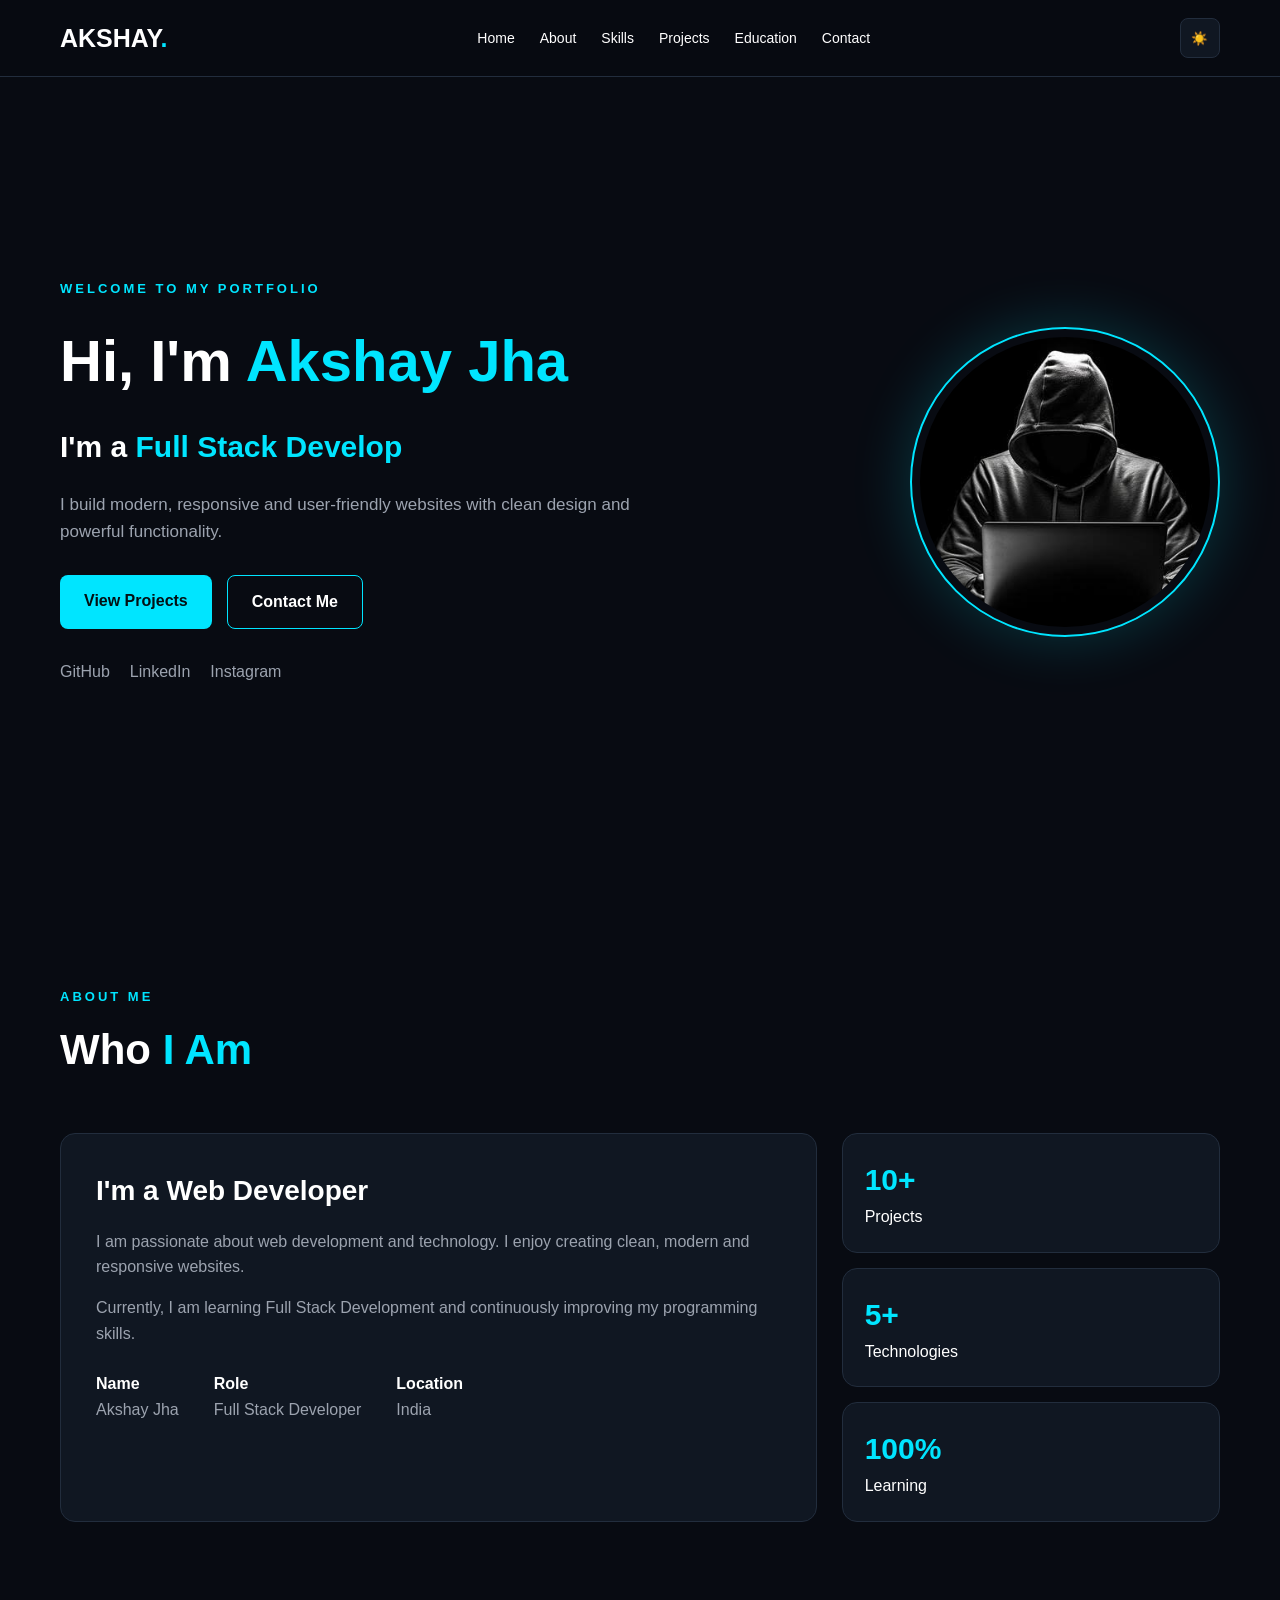
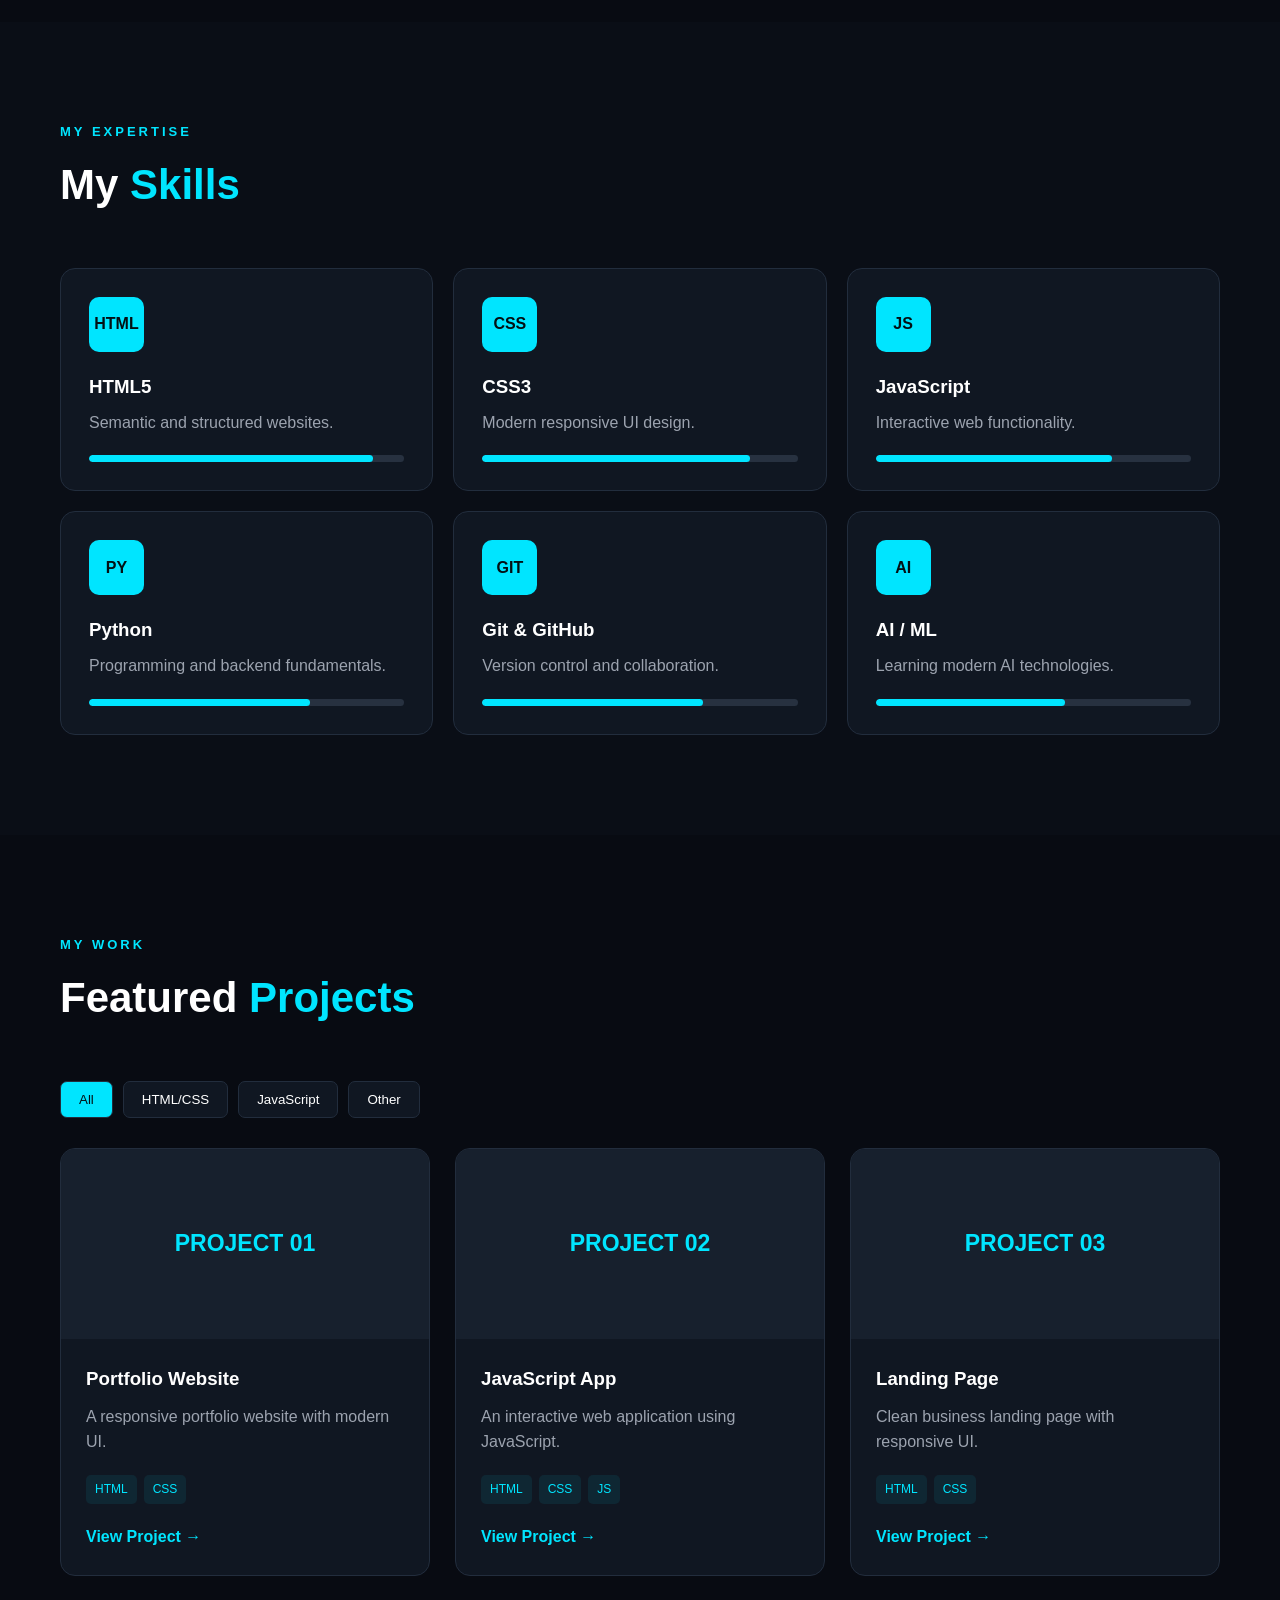
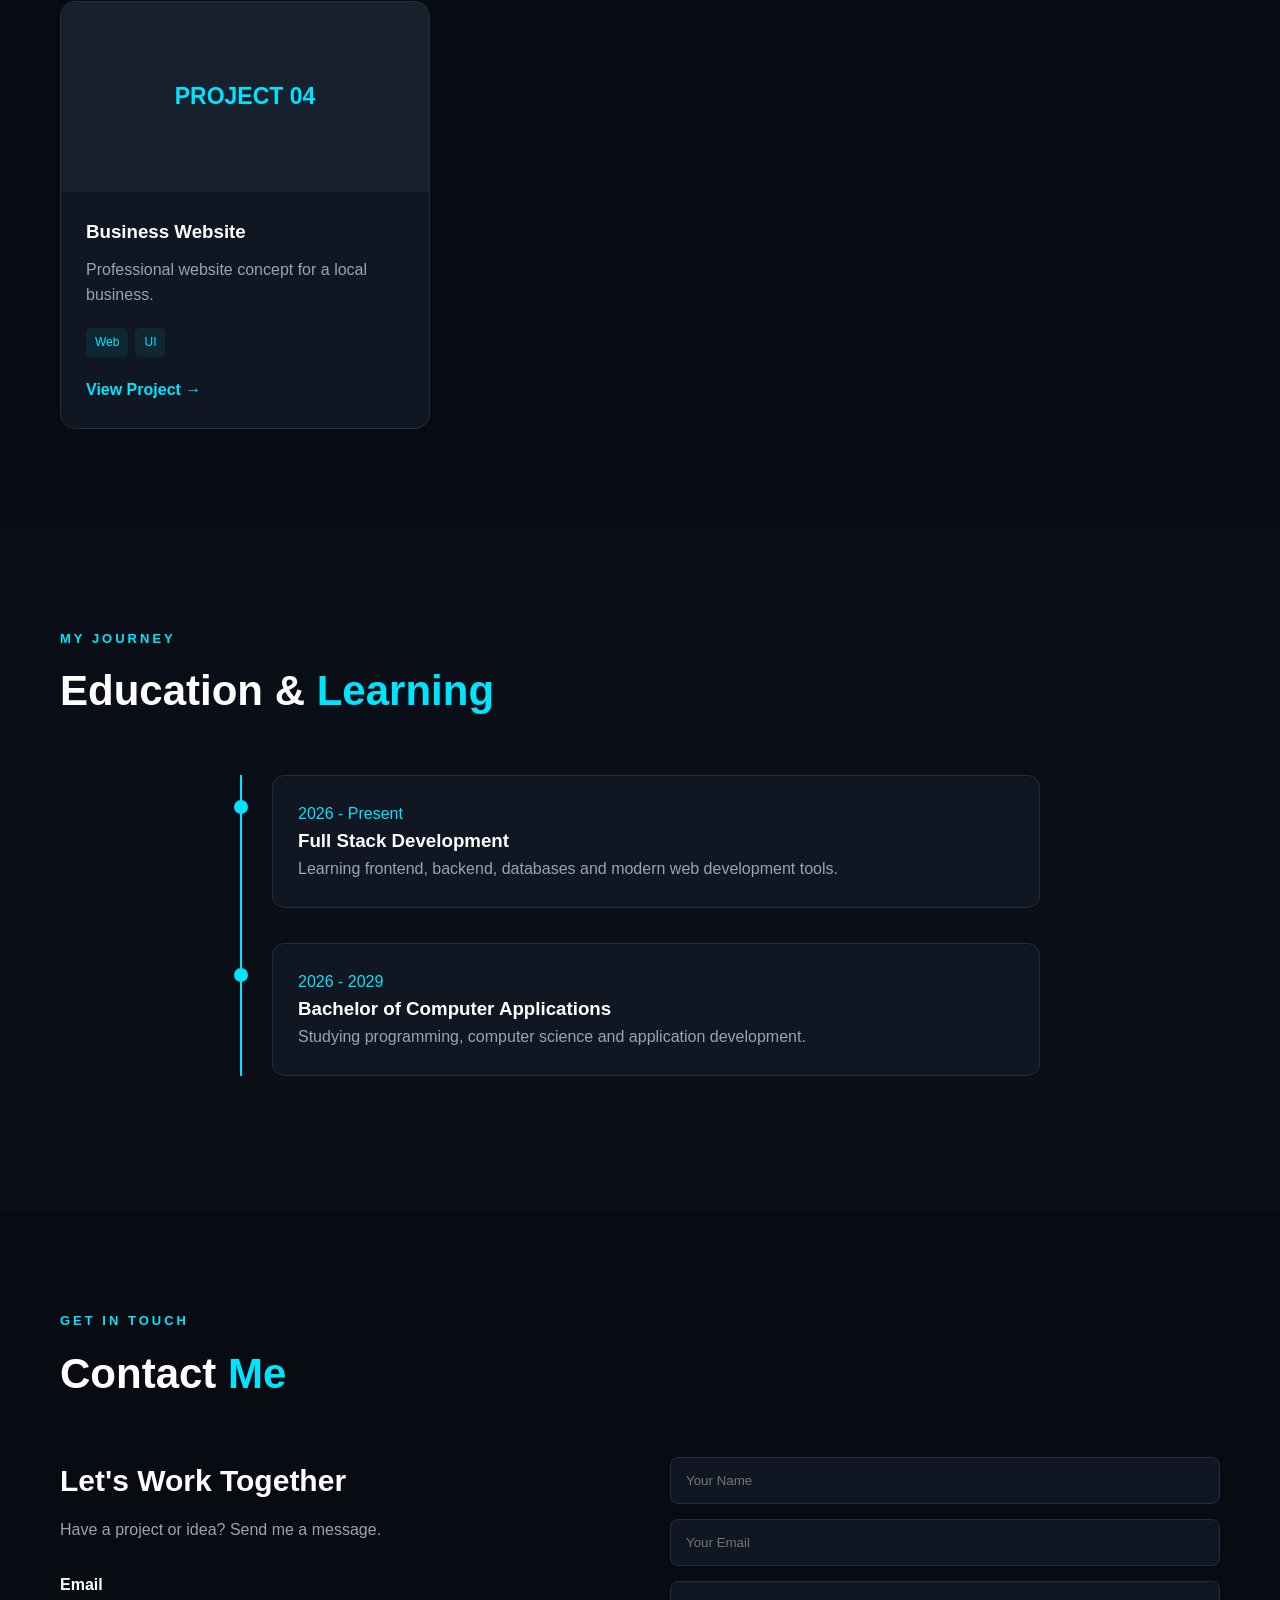
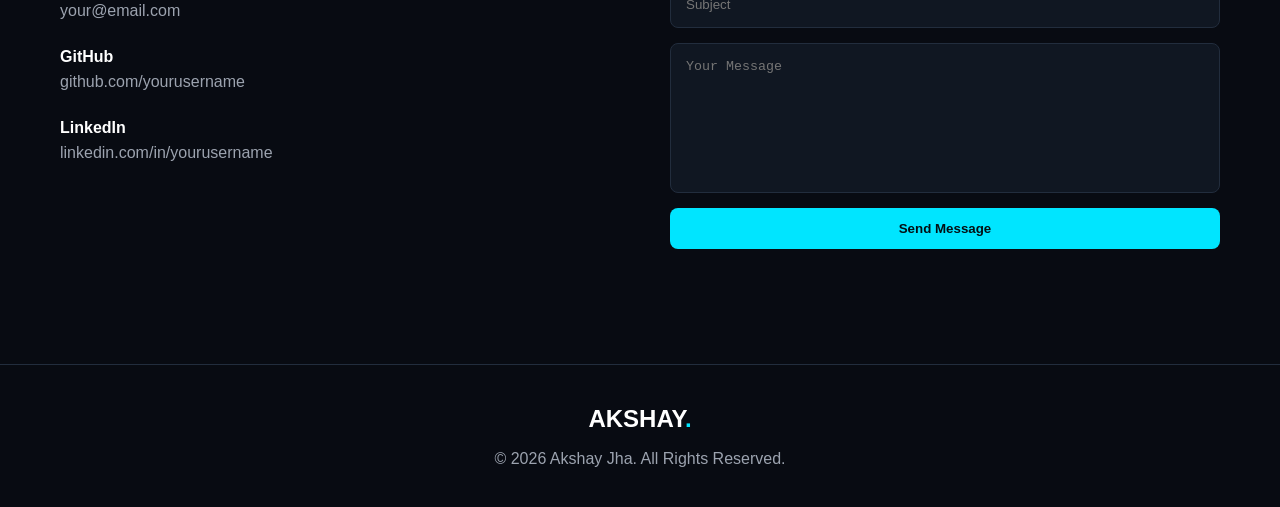
<file: index.html>
<!DOCTYPE html>
<html lang="en">
<head>
    <meta charset="UTF-8">
    <meta name="viewport" content="width=device-width, initial-scale=1.0">

    <title>Akshay Jha | Full Stack Developer</title>

    <link rel="stylesheet" href="style.css">
</head>

<body>

    <!-- NAVBAR -->
    <header class="header">
        <nav class="navbar">

            <a href="#home" class="logo">
                AKSHAY<span>.</span>
            </a>

            <div class="nav-links" id="navLinks">
                <a href="#home">Home</a>
                <a href="#about">About</a>
                <a href="#skills">Skills</a>
                <a href="#projects">Projects</a>
                <a href="#education">Education</a>
                <a href="#contact">Contact</a>
            </div>

            <div class="nav-actions">
                <button id="themeBtn" class="theme-btn">☀️</button>
                <button id="menuBtn" class="menu-btn">☰</button>
            </div>

        </nav>
    </header>


    <!-- HERO -->
    <main>

        <section class="hero" id="home">

            <div class="hero-content">

                <p class="eyebrow">WELCOME TO MY PORTFOLIO</p>

                <h1>
                    Hi, I'm <span>Akshay Jha</span>
                </h1>

                <h2>
                    I'm a <span id="typingText">Full Stack Developer</span>
                </h2>

                <p class="hero-description">
                    I build modern, responsive and user-friendly websites
                    with clean design and powerful functionality.
                </p>

                <div class="hero-buttons">
                    <a href="#projects" class="btn">View Projects</a>
                    <a href="#contact" class="btn btn-outline">Contact Me</a>
                </div>

                <div class="social-links">
                    <a href="#" target="_blank">GitHub</a>
                    <a href="#" target="_blank">LinkedIn</a>
                    <a href="#" target="_blank">Instagram</a>
                </div>

            </div>


            <div class="hero-image">

                <div class="image-glow">
                    <img src="hacker.jpg" alt="Akshay Jha">
                </div>

            </div>

        </section>


        <!-- ABOUT -->
        <section class="section" id="about">

            <div class="section-heading">
                <p>ABOUT ME</p>
                <h2>Who <span>I Am</span></h2>
            </div>

            <div class="about-container">

                <div class="about-card">

                    <h3>I'm a Web Developer</h3>

                    <p>
                        I am passionate about web development and technology.
                        I enjoy creating clean, modern and responsive websites.
                    </p>

                    <p>
                        Currently, I am learning Full Stack Development and
                        continuously improving my programming skills.
                    </p>

                    <div class="about-details">

                        <div>
                            <strong>Name</strong>
                            <span>Akshay Jha</span>
                        </div>

                        <div>
                            <strong>Role</strong>
                            <span>Full Stack Developer</span>
                        </div>

                        <div>
                            <strong>Location</strong>
                            <span>India</span>
                        </div>

                    </div>

                </div>

                <div class="stats">

                    <div class="stat-card">
                        <h3>10+</h3>
                        <p>Projects</p>
                    </div>

                    <div class="stat-card">
                        <h3>5+</h3>
                        <p>Technologies</p>
                    </div>

                    <div class="stat-card">
                        <h3>100%</h3>
                        <p>Learning</p>
                    </div>

                </div>

            </div>

        </section>


        <!-- SKILLS -->
        <section class="section section-dark" id="skills">

            <div class="section-heading">
                <p>MY EXPERTISE</p>
                <h2>My <span>Skills</span></h2>
            </div>

            <div class="skills-grid">

                <div class="skill-card">
                    <div class="skill-icon">HTML</div>
                    <h3>HTML5</h3>
                    <p>Semantic and structured websites.</p>
                    <div class="skill-bar">
                        <span style="width: 90%;"></span>
                    </div>
                </div>

                <div class="skill-card">
                    <div class="skill-icon">CSS</div>
                    <h3>CSS3</h3>
                    <p>Modern responsive UI design.</p>
                    <div class="skill-bar">
                        <span style="width: 85%;"></span>
                    </div>
                </div>

                <div class="skill-card">
                    <div class="skill-icon">JS</div>
                    <h3>JavaScript</h3>
                    <p>Interactive web functionality.</p>
                    <div class="skill-bar">
                        <span style="width: 75%;"></span>
                    </div>
                </div>

                <div class="skill-card">
                    <div class="skill-icon">PY</div>
                    <h3>Python</h3>
                    <p>Programming and backend fundamentals.</p>
                    <div class="skill-bar">
                        <span style="width: 70%;"></span>
                    </div>
                </div>

                <div class="skill-card">
                    <div class="skill-icon">GIT</div>
                    <h3>Git & GitHub</h3>
                    <p>Version control and collaboration.</p>
                    <div class="skill-bar">
                        <span style="width: 70%;"></span>
                    </div>
                </div>

                <div class="skill-card">
                    <div class="skill-icon">AI</div>
                    <h3>AI / ML</h3>
                    <p>Learning modern AI technologies.</p>
                    <div class="skill-bar">
                        <span style="width: 60%;"></span>
                    </div>
                </div>

            </div>

        </section>


        <!-- PROJECTS -->
        <section class="section" id="projects">

            <div class="section-heading">
                <p>MY WORK</p>
                <h2>Featured <span>Projects</span></h2>
            </div>

            <div class="filter-buttons">
                <button class="filter-btn active" data-filter="all">All</button>
                <button class="filter-btn" data-filter="html">HTML/CSS</button>
                <button class="filter-btn" data-filter="js">JavaScript</button>
                <button class="filter-btn" data-filter="other">Other</button>
            </div>

            <div class="projects-grid">

                <article class="project-card" data-category="html">

                    <div class="project-image">
                        <span>PROJECT 01</span>
                    </div>

                    <div class="project-content">
                        <h3>Portfolio Website</h3>

                        <p>
                            A responsive portfolio website with modern UI.
                        </p>

                        <div class="tags">
                            <span>HTML</span>
                            <span>CSS</span>
                        </div>

                        <a href="#" class="project-link">View Project →</a>
                    </div>

                </article>


                <article class="project-card" data-category="js">

                    <div class="project-image">
                        <span>PROJECT 02</span>
                    </div>

                    <div class="project-content">
                        <h3>JavaScript App</h3>

                        <p>
                            An interactive web application using JavaScript.
                        </p>

                        <div class="tags">
                            <span>HTML</span>
                            <span>CSS</span>
                            <span>JS</span>
                        </div>

                        <a href="#" class="project-link">View Project →</a>
                    </div>

                </article>


                <article class="project-card" data-category="html">

                    <div class="project-image">
                        <span>PROJECT 03</span>
                    </div>

                    <div class="project-content">
                        <h3>Landing Page</h3>

                        <p>
                            Clean business landing page with responsive UI.
                        </p>

                        <div class="tags">
                            <span>HTML</span>
                            <span>CSS</span>
                        </div>

                        <a href="#" class="project-link">View Project →</a>
                    </div>

                </article>


                <article class="project-card" data-category="other">

                    <div class="project-image">
                        <span>PROJECT 04</span>
                    </div>

                    <div class="project-content">
                        <h3>Business Website</h3>

                        <p>
                            Professional website concept for a local business.
                        </p>

                        <div class="tags">
                            <span>Web</span>
                            <span>UI</span>
                        </div>

                        <a href="#" class="project-link">View Project →</a>
                    </div>

                </article>

            </div>

        </section>


        <!-- EDUCATION -->
        <section class="section section-dark" id="education">

            <div class="section-heading">
                <p>MY JOURNEY</p>
                <h2>Education & <span>Learning</span></h2>
            </div>

            <div class="timeline">

                <div class="timeline-item">

                    <div class="timeline-dot"></div>

                    <div class="timeline-card">
                        <span>2026 - Present</span>
                        <h3>Full Stack Development</h3>
                        <p>
                            Learning frontend, backend, databases and
                            modern web development tools.
                        </p>
                    </div>

                </div>


                <div class="timeline-item">

                    <div class="timeline-dot"></div>

                    <div class="timeline-card">
                        <span>2026 - 2029</span>
                        <h3>Bachelor of Computer Applications</h3>
                        <p>
                            Studying programming, computer science and
                            application development.
                        </p>
                    </div>

                </div>

            </div>

        </section>


        <!-- CONTACT -->
        <section class="section" id="contact">

            <div class="section-heading">
                <p>GET IN TOUCH</p>
                <h2>Contact <span>Me</span></h2>
            </div>

            <div class="contact-container">

                <div class="contact-info">

                    <h3>Let's Work Together</h3>

                    <p>
                        Have a project or idea? Send me a message.
                    </p>

                    <div class="contact-detail">
                        <strong>Email</strong>
                        <span>your@email.com</span>
                    </div>

                    <div class="contact-detail">
                        <strong>GitHub</strong>
                        <span>github.com/yourusername</span>
                    </div>

                    <div class="contact-detail">
                        <strong>LinkedIn</strong>
                        <span>linkedin.com/in/yourusername</span>
                    </div>

                </div>


                <form class="contact-form" id="contactForm">

                    <input type="text" id="name" placeholder="Your Name" required>

                    <input type="email" id="email" placeholder="Your Email" required>

                    <input type="text" id="subject" placeholder="Subject" required>

                    <textarea id="message" placeholder="Your Message" required></textarea>

                    <button type="submit" class="btn">
                        Send Message
                    </button>

                    <p id="formMessage"></p>

                </form>

            </div>

        </section>

    </main>


    <!-- FOOTER -->
    <footer>

        <h2>AKSHAY<span>.</span></h2>

        <p>
            © 2026 Akshay Jha. All Rights Reserved.
        </p>

    </footer>


    <!-- BACK TO TOP -->
    <button id="topBtn" class="top-btn">↑</button>


    <script src="script.js"></script>

</body>
</html>
</file>
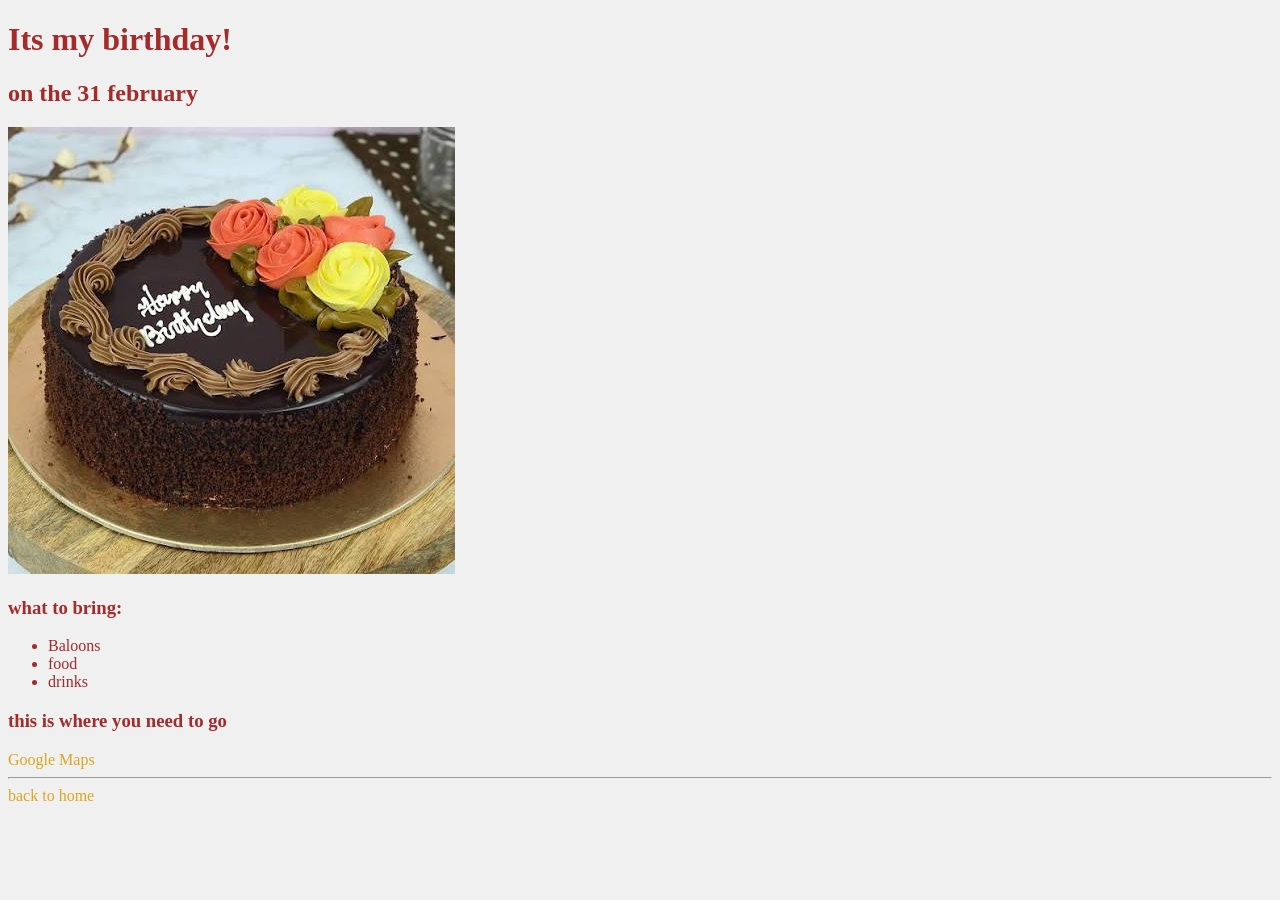
<file: birthday.html>
<!DOCTYPE html>
<html lang="en">
<head>
    <meta charset="UTF-8">
    <meta name="viewport" content="width=device-width, initial-scale=1.0">
    <title>birthday </title>
    <style>
        a{
            text-decoration: none;
            color: goldenrod;
        }
        body{
            background-color: #f0f0f0;
        }
        h1{
            color:brown;
        }
        h2{
            color:brown;
        }
        h3{
            color:brown;
        }
        ul{
            color:brown;
        }
    </style>
</head>
<body>
    <h1>Its my birthday!</h1>
    <h2>on the 31 february</h2>
    <img src="cake.jpg" alt="birthday.invite">
    <h3>what to bring:</h3>
    <ul>
        <li>Baloons</li>
        <li>food</li>
        <li>drinks</li>
    </ul>
    <h3> this is where you need to go</h3>
    <a href="https://www.google.com/maps">Google Maps</a>
    <hr>
    <a href="index.html">back to home</a>
</body>
</html>
</file>
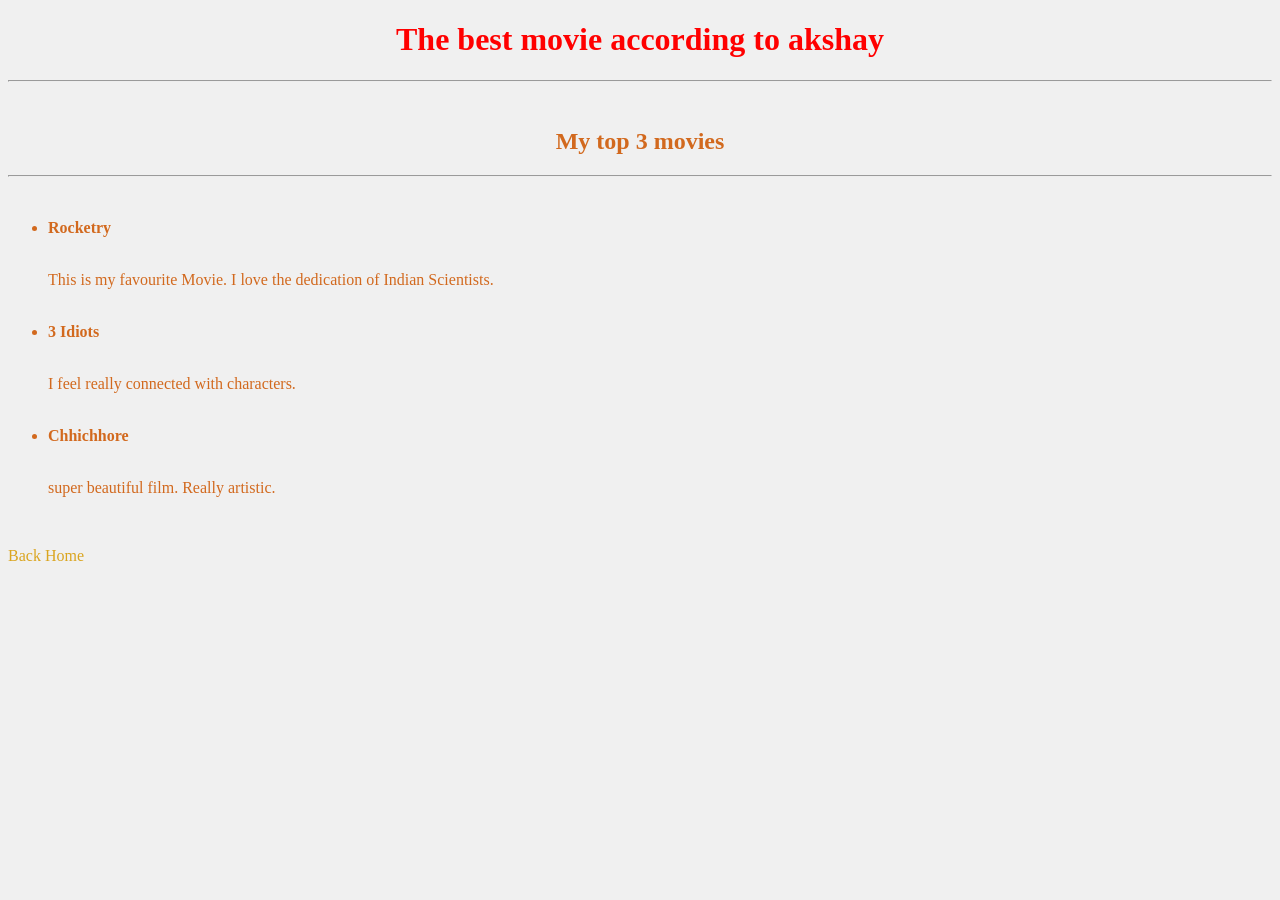
<file: movie.html>
<!DOCTYPE html>
<html>
<head>
    <title>Movie Ranking</title>
    <style>
        ul{
            color:chocolate;
        }
        p{
            color:chocolate;
        }
        h1{
            text-align: center;
            color: red;
        }
        h2{
            text-align: center;
            color:chocolate;
        }
        a{
            text-decoration: none;
            color: goldenrod;
        }
        body{
            background-color: #f0f0f0;
        }
    </style>
</head>
<body>

<h1>The best movie according to akshay</h1>
<hr>
<br>

<h2>My top 3 movies</h2>
<hr>
<br>


<ul>
    <li><b>Rocketry</b></li>
    <br>

    <p>This is my favourite Movie. I love the dedication of Indian Scientists.</p>
    <br>

    <li><b>3 Idiots</b></li>
    <br>

    <p>I feel really connected with characters.</p>
    <br>

    <li><b>Chhichhore</b></li>
    <br>

    <p>super beautiful film. Really artistic.</p>
    <br>

</ul>

<a href="index.html">Back Home</a>

</body>
</html>
</file>
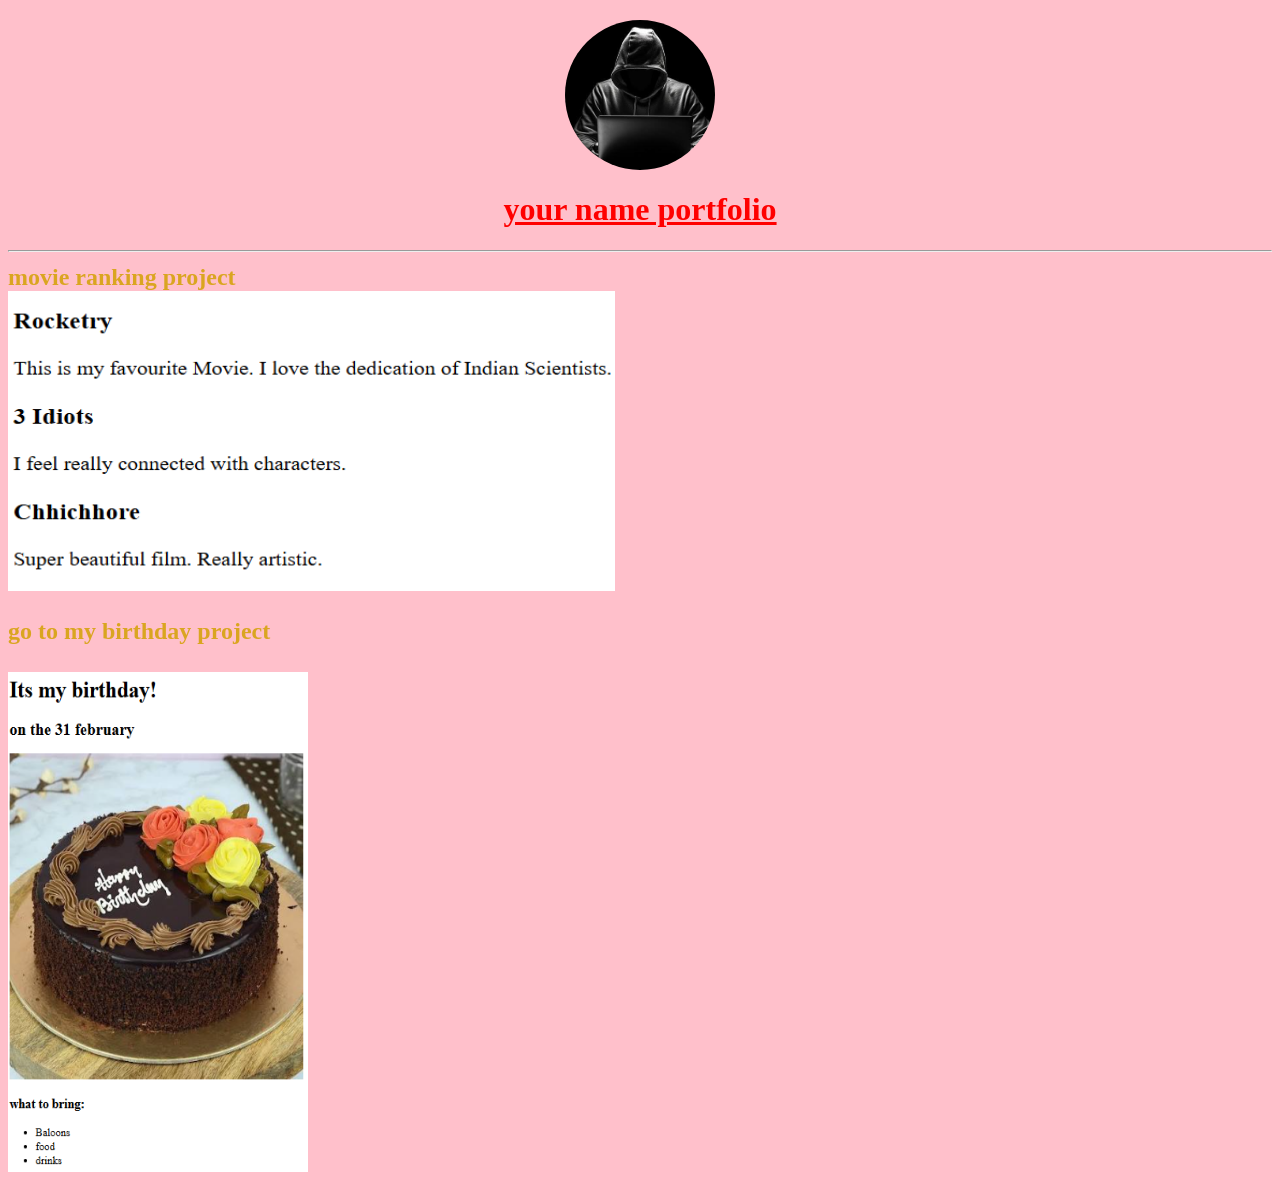
<file: portfolio.html>
<!DOCTYPE html>
<html lang="en">
<head>
    <meta charset="UTF-8">
    <meta name="viewport" content="width=device-width, initial-scale=1.0">
    <title>portfolio</title>
    <link rel="stylesheet" href="index.css">
</head>
<body>
    <img class="my-image" src="hacker.jpg">
    <h1>your name portfolio</h1>
    <h2 class="my-heading" I am a web developer</h2>
    <hr>
    <a href="movie.html">movie ranking project</a>
    <img src="movies.png" alt="movies">
    <br>
    <a href="birthday.html">go to my birthday project</a>
    <br>
    <br>
    <img id="my-birthday" src="birthday.png" alt="birthday">
</body>
</html>
</file>
<file: style.css>
* {
    margin: 0;
    padding: 0;
    box-sizing: border-box;
    scroll-behavior: smooth;
}

:root {
    --bg: #080b12;
    --card: #101722;
    --card2: #0d131d;
    --text: #ffffff;
    --muted: #9ca3af;
    --border: #222d3d;
    --accent: #00e5ff;
}

body {
    font-family: Arial, sans-serif;
    background: var(--bg);
    color: var(--text);
    line-height: 1.6;
    transition: 0.3s;
}

body.light {
    --bg: #f4f7fb;
    --card: #ffffff;
    --card2: #ffffff;
    --text: #111827;
    --muted: #5b6472;
    --border: #dce2ea;
}


/* HEADER */

.header {
    position: sticky;
    top: 0;
    z-index: 999;
    background: rgba(8, 11, 18, 0.9);
    backdrop-filter: blur(12px);
    border-bottom: 1px solid var(--border);
}

body.light .header {
    background: rgba(255, 255, 255, 0.9);
}

.navbar {
    max-width: 1200px;
    margin: auto;
    padding: 18px 20px;
    display: flex;
    justify-content: space-between;
    align-items: center;
}

.logo {
    color: var(--text);
    text-decoration: none;
    font-size: 25px;
    font-weight: bold;
}

.logo span,
footer span {
    color: var(--accent);
}

.nav-links {
    display: flex;
    gap: 25px;
}

.nav-links a {
    color: var(--text);
    text-decoration: none;
    font-size: 14px;
    transition: 0.3s;
}

.nav-links a:hover {
    color: var(--accent);
}

.nav-actions {
    display: flex;
    gap: 10px;
}

.theme-btn,
.menu-btn {
    width: 40px;
    height: 40px;
    border: 1px solid var(--border);
    background: var(--card);
    color: var(--text);
    border-radius: 8px;
    cursor: pointer;
}

.menu-btn {
    display: none;
    font-size: 20px;
}


/* HERO */

.hero {
    max-width: 1200px;
    min-height: 90vh;
    margin: auto;
    padding: 80px 20px;
    display: flex;
    align-items: center;
    justify-content: space-between;
    gap: 60px;
}

.hero-content {
    max-width: 650px;
}

.eyebrow,
.section-heading p {
    color: var(--accent);
    letter-spacing: 3px;
    font-size: 13px;
    font-weight: bold;
}

.hero h1 {
    font-size: 58px;
    margin: 15px 0;
}

.hero h1 span,
.hero h2 span,
.section-heading h2 span {
    color: var(--accent);
}

.hero h2 {
    font-size: 30px;
    margin-bottom: 20px;
}

.hero-description {
    color: var(--muted);
    max-width: 600px;
    font-size: 17px;
}

.hero-buttons {
    display: flex;
    gap: 15px;
    margin-top: 30px;
}

.btn {
    display: inline-block;
    border: none;
    padding: 13px 24px;
    border-radius: 8px;
    background: var(--accent);
    color: #031014;
    text-decoration: none;
    font-weight: bold;
    cursor: pointer;
    transition: 0.3s;
}

.btn:hover {
    transform: translateY(-4px);
    box-shadow: 0 10px 30px rgba(0, 229, 255, 0.2);
}

.btn-outline {
    background: transparent;
    color: var(--text);
    border: 1px solid var(--accent);
}

.social-links {
    display: flex;
    gap: 20px;
    margin-top: 30px;
}

.social-links a {
    color: var(--muted);
    text-decoration: none;
}

.social-links a:hover {
    color: var(--accent);
}


/* HERO IMAGE */

.hero-image {
    flex-shrink: 0;
}

.image-glow {
    width: 310px;
    height: 310px;
    padding: 8px;
    border-radius: 50%;
    border: 2px solid var(--accent);
    box-shadow: 0 0 60px rgba(0, 229, 255, 0.2);
}

.image-glow img {
    width: 100%;
    height: 100%;
    object-fit: cover;
    border-radius: 50%;
}


/* SECTIONS */

.section {
    max-width: 1200px;
    margin: auto;
    padding: 100px 20px;
}

.section-dark {
    max-width: none;
    padding-left: max(20px, calc((100% - 1160px) / 2));
    padding-right: max(20px, calc((100% - 1160px) / 2));
    background: #0a0e16;
}

body.light .section-dark {
    background: #eaf0f7;
}

.section-heading {
    margin-bottom: 50px;
}

.section-heading h2 {
    font-size: 42px;
    margin-top: 8px;
}


/* ABOUT */

.about-container {
    display: grid;
    grid-template-columns: 2fr 1fr;
    gap: 25px;
}

.about-card,
.stat-card {
    background: var(--card);
    border: 1px solid var(--border);
    border-radius: 15px;
    padding: 35px;
}

.about-card h3 {
    font-size: 28px;
    margin-bottom: 15px;
}

.about-card p {
    color: var(--muted);
    margin-bottom: 15px;
}

.about-details {
    display: flex;
    flex-wrap: wrap;
    gap: 35px;
    margin-top: 25px;
}

.about-details div,
.contact-detail {
    display: flex;
    flex-direction: column;
}

.about-details span,
.contact-detail span {
    color: var(--muted);
}

.stats {
    display: grid;
    gap: 15px;
}

.stat-card {
    padding: 22px;
}

.stat-card h3 {
    color: var(--accent);
    font-size: 30px;
}


/* SKILLS */

.skills-grid {
    display: grid;
    grid-template-columns: repeat(3, 1fr);
    gap: 20px;
}

.skill-card {
    background: var(--card);
    border: 1px solid var(--border);
    border-radius: 15px;
    padding: 28px;
    transition: 0.3s;
}

.skill-card:hover {
    transform: translateY(-8px);
    border-color: var(--accent);
}

.skill-icon {
    width: 55px;
    height: 55px;
    display: flex;
    align-items: center;
    justify-content: center;
    background: var(--accent);
    color: #031014;
    font-weight: bold;
    border-radius: 10px;
    margin-bottom: 20px;
}

.skill-card p {
    color: var(--muted);
    margin: 8px 0 20px;
}

.skill-bar {
    height: 7px;
    background: #273140;
    border-radius: 20px;
    overflow: hidden;
}

.skill-bar span {
    display: block;
    height: 100%;
    background: var(--accent);
    border-radius: 20px;
}


/* PROJECT FILTER */

.filter-buttons {
    display: flex;
    gap: 10px;
    flex-wrap: wrap;
    margin-bottom: 30px;
}

.filter-btn {
    padding: 10px 18px;
    background: var(--card);
    color: var(--text);
    border: 1px solid var(--border);
    border-radius: 7px;
    cursor: pointer;
}

.filter-btn.active,
.filter-btn:hover {
    background: var(--accent);
    color: #031014;
}


/* PROJECTS */

.projects-grid {
    display: grid;
    grid-template-columns: repeat(3, 1fr);
    gap: 25px;
}

.project-card {
    background: var(--card);
    border: 1px solid var(--border);
    border-radius: 15px;
    overflow: hidden;
    transition: 0.3s;
}

.project-card:hover {
    transform: translateY(-8px);
    border-color: var(--accent);
}

.project-card.hide {
    display: none;
}

.project-image {
    height: 190px;
    background: #17202d;
    display: flex;
    justify-content: center;
    align-items: center;
    color: var(--accent);
    font-size: 23px;
    font-weight: bold;
}

.project-content {
    padding: 25px;
}

.project-content p {
    color: var(--muted);
    margin: 10px 0 20px;
}

.tags {
    display: flex;
    gap: 7px;
    flex-wrap: wrap;
    margin-bottom: 20px;
}

.tags span {
    padding: 5px 9px;
    background: rgba(0, 229, 255, 0.08);
    color: var(--accent);
    border-radius: 5px;
    font-size: 12px;
}

.project-link {
    color: var(--accent);
    text-decoration: none;
    font-weight: bold;
}


/* TIMELINE */

.timeline {
    max-width: 800px;
    margin: auto;
    border-left: 2px solid var(--accent);
    padding-left: 30px;
}

.timeline-item {
    position: relative;
    margin-bottom: 35px;
}

.timeline-dot {
    position: absolute;
    width: 14px;
    height: 14px;
    border-radius: 50%;
    background: var(--accent);
    left: -38px;
    top: 25px;
}

.timeline-card {
    background: var(--card);
    border: 1px solid var(--border);
    border-radius: 12px;
    padding: 25px;
}

.timeline-card span {
    color: var(--accent);
}

.timeline-card p {
    color: var(--muted);
}


/* CONTACT */

.contact-container {
    display: grid;
    grid-template-columns: 1fr 1fr;
    gap: 60px;
}

.contact-info h3 {
    font-size: 30px;
    margin-bottom: 12px;
}

.contact-info > p {
    color: var(--muted);
    margin-bottom: 30px;
}

.contact-detail {
    margin: 20px 0;
}

.contact-form {
    display: flex;
    flex-direction: column;
    gap: 15px;
}

.contact-form input,
.contact-form textarea {
    width: 100%;
    padding: 15px;
    background: var(--card);
    color: var(--text);
    border: 1px solid var(--border);
    border-radius: 8px;
    outline: none;
}

.contact-form input:focus,
.contact-form textarea:focus {
    border-color: var(--accent);
}

.contact-form textarea {
    height: 150px;
    resize: none;
}

#formMessage {
    color: var(--accent);
}


/* FOOTER */

footer {
    text-align: center;
    padding: 35px 20px;
    border-top: 1px solid var(--border);
}

footer p {
    color: var(--muted);
    margin-top: 8px;
}


/* BACK TO TOP */

.top-btn {
    position: fixed;
    right: 25px;
    bottom: 25px;
    width: 45px;
    height: 45px;
    border: none;
    border-radius: 50%;
    background: var(--accent);
    color: #031014;
    font-size: 20px;
    cursor: pointer;
    display: none;
}

.top-btn.show {
    display: block;
}


/* RESPONSIVE */

@media (max-width: 900px) {

    .nav-links {
        position: absolute;
        top: 76px;
        left: 0;
        width: 100%;
        background: var(--card);
        display: none;
        flex-direction: column;
        padding: 25px;
        text-align: center;
        border-bottom: 1px solid var(--border);
    }

    .nav-links.active {
        display: flex;
    }

    .menu-btn {
        display: block;
    }

    .hero {
        flex-direction: column-reverse;
        text-align: center;
    }

    .hero-content {
        max-width: 100%;
    }

    .hero-buttons,
    .social-links {
        justify-content: center;
    }

    .skills-grid,
    .projects-grid {
        grid-template-columns: repeat(2, 1fr);
    }

    .about-container,
    .contact-container {
        grid-template-columns: 1fr;
    }

    .stats {
        grid-template-columns: repeat(3, 1fr);
    }
}


@media (max-width: 600px) {

    .navbar {
        padding: 15px;
    }

    .hero {
        min-height: auto;
        padding-top: 70px;
    }

    .hero h1 {
        font-size: 40px;
    }

    .hero h2 {
        font-size: 23px;
    }

    .image-glow {
        width: 230px;
        height: 230px;
    }

    .section {
        padding-top: 70px;
        padding-bottom: 70px;
    }

    .section-heading h2 {
        font-size: 32px;
    }

    .skills-grid,
    .projects-grid,
    .stats {
        grid-template-columns: 1fr;
    }

    .about-details {
        flex-direction: column;
        gap: 15px;
    }

    .hero-buttons {
        flex-direction: column;
    }

    .btn {
        text-align: center;
    }
}
</file>
<file: index.css>
.my-image{
            width: 150px;
            height: 150px;
            border-radius: 50%;
            object-fit: cover;
            display: block;
            margin:20px auto;
        }
        h1{
            color: red;
            text-align: center;
        }
        h1{
            text-decoration: underline;
        }
        h2{
            color: orangered;
        }
        img{
            width: 606.53px;
            height: 300px;
            display: block;
        }
        #my-birthday{
            width: 300px;
            height: 500px;
            display: block;
        }
        a{
            text-decoration: none;
            color: goldenrod;
            height: 50px;
            margin-auto;
            text-align:center;
        }
        body{
            background-color: pink;
        }
</file>
